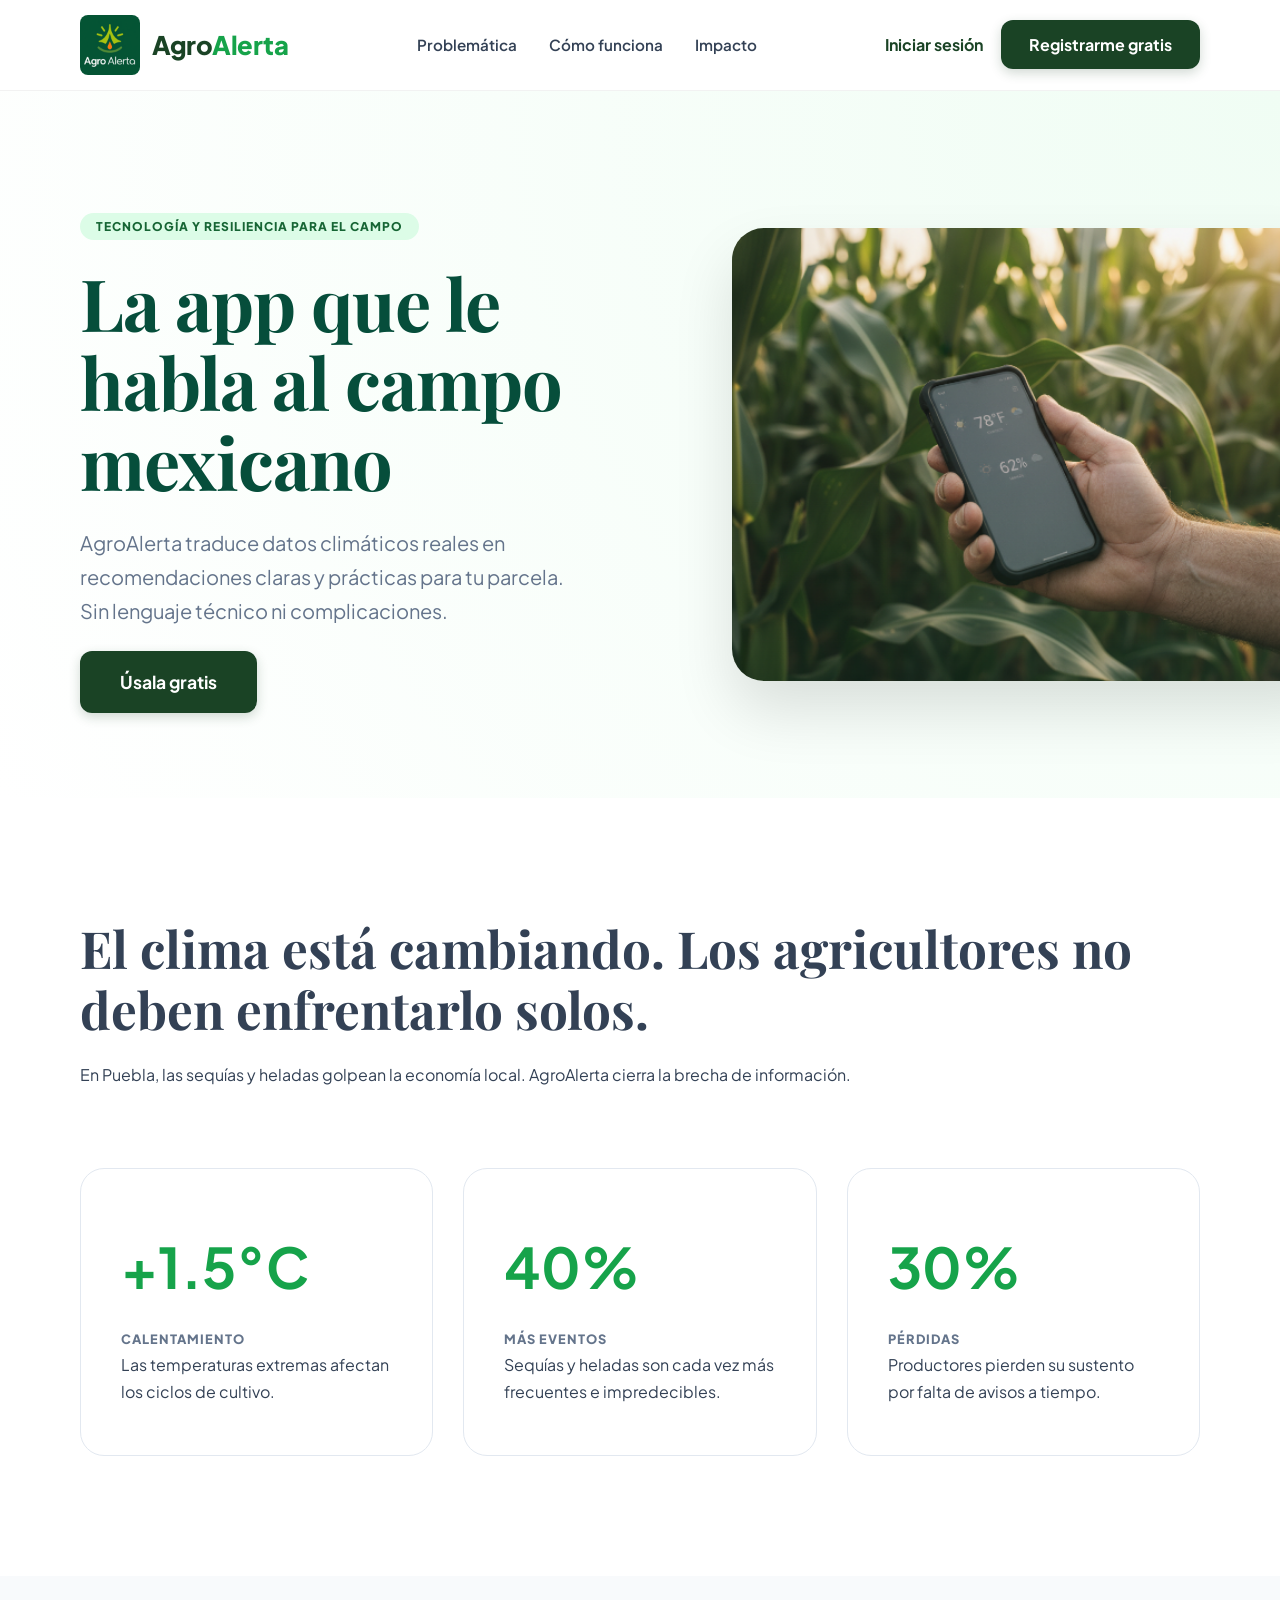
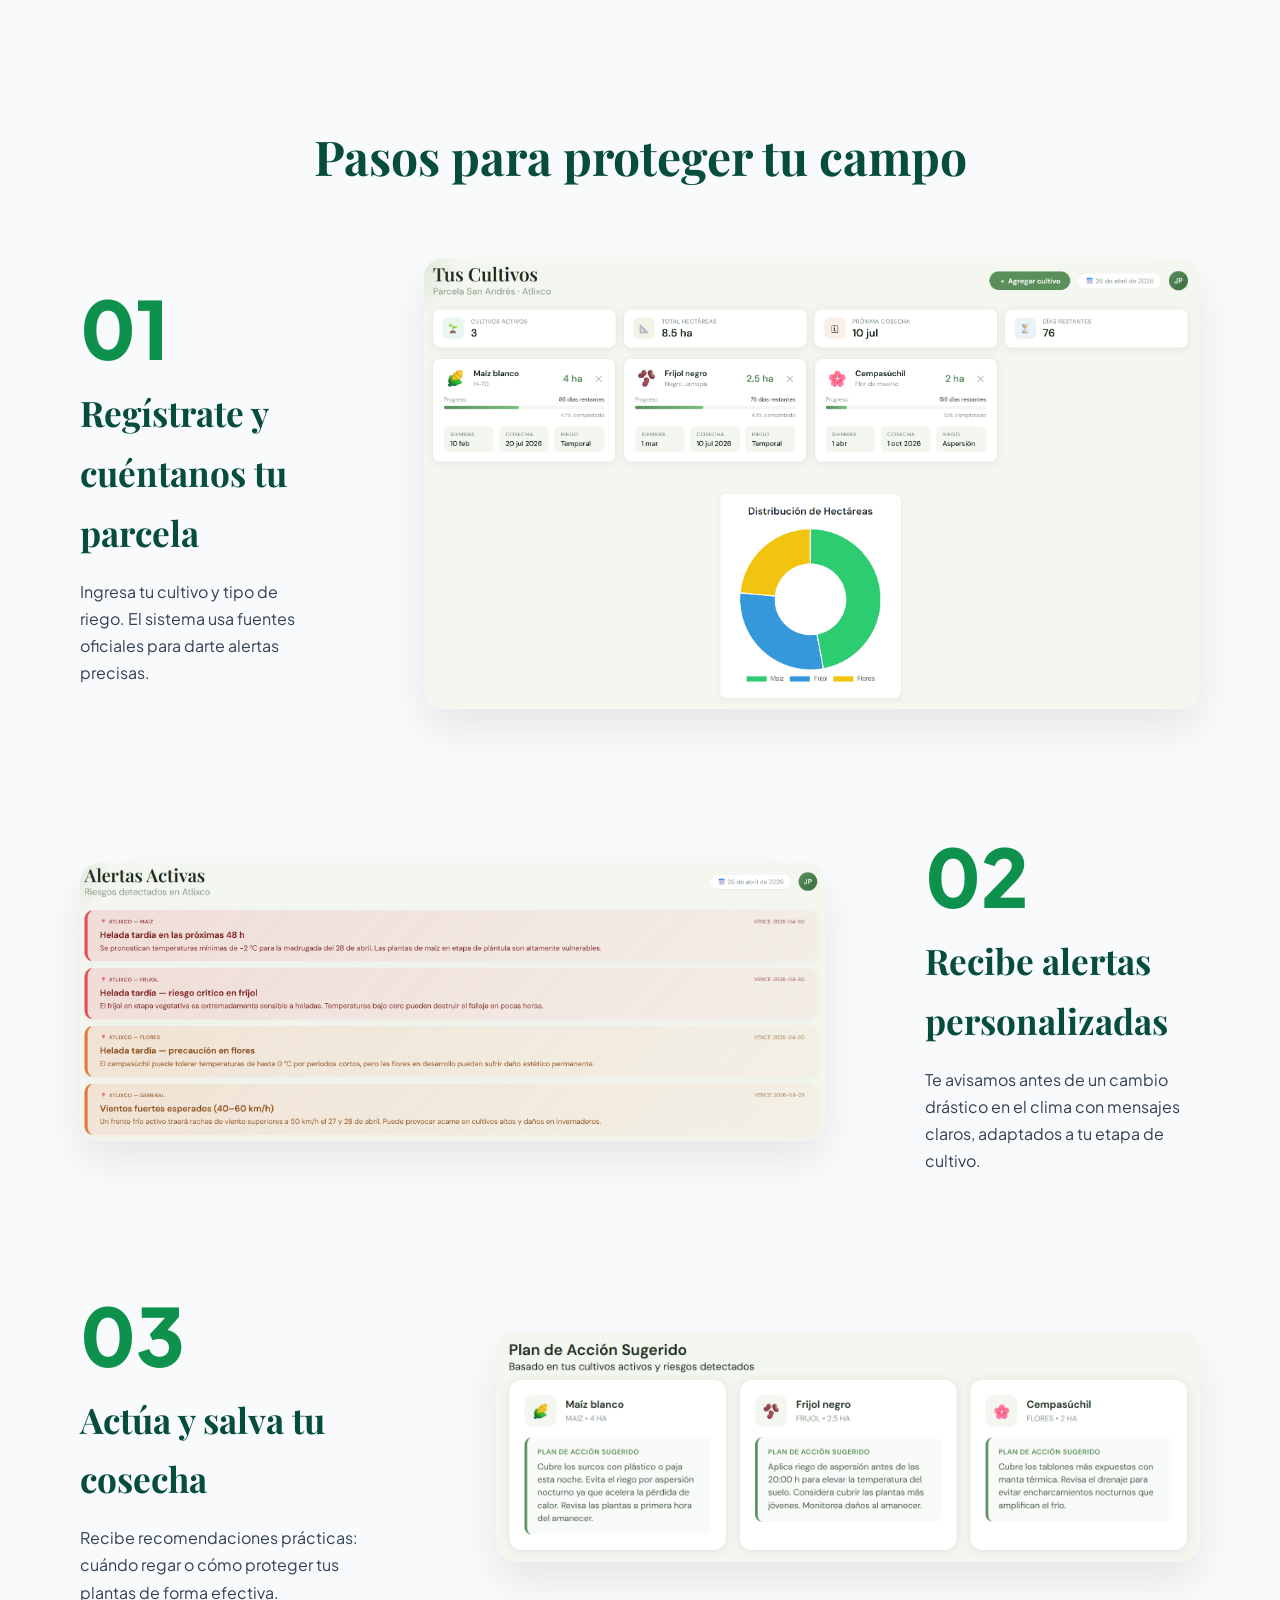
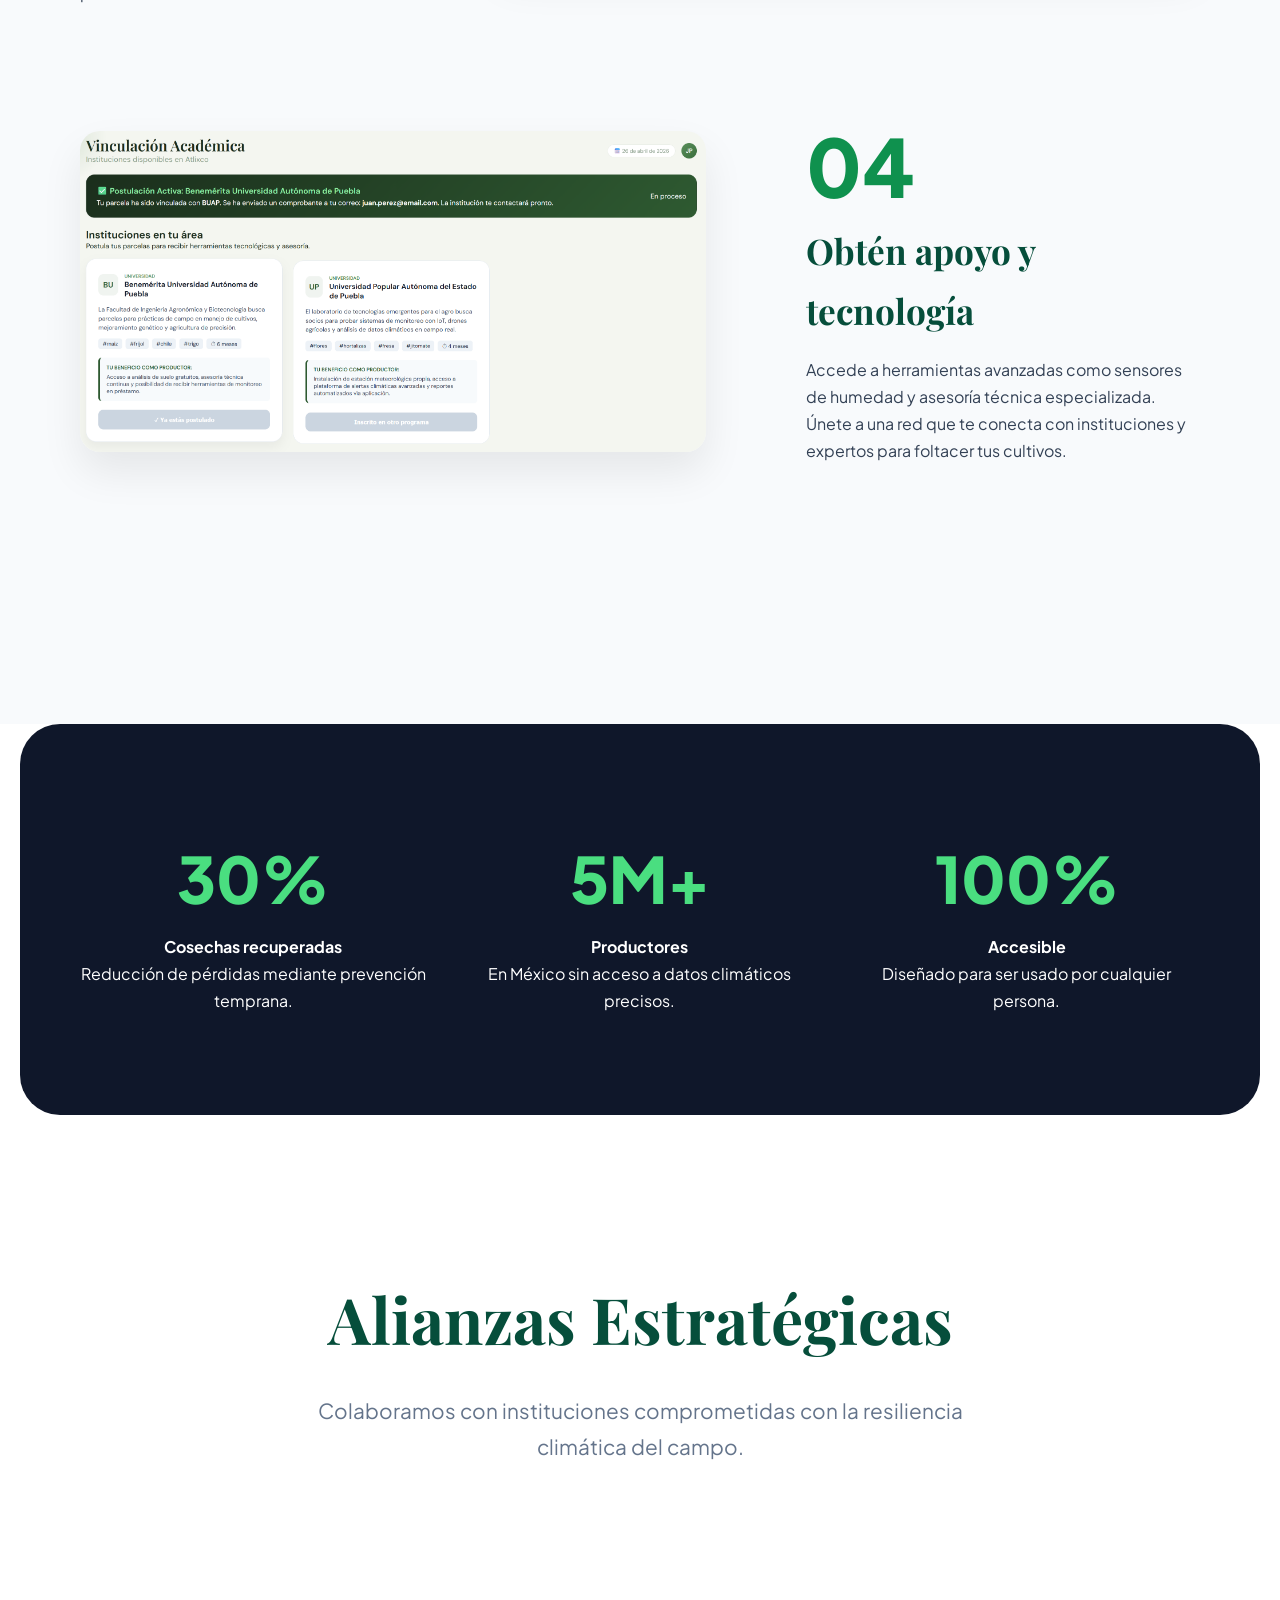
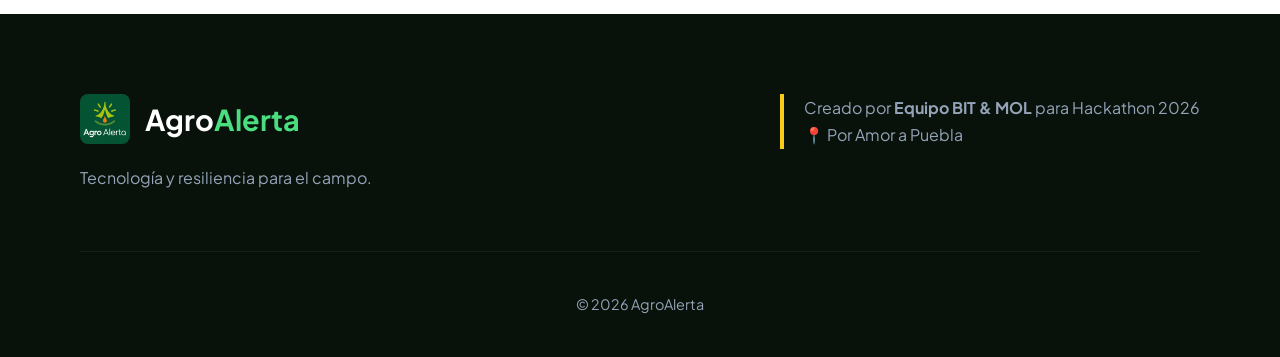
<file: index.html>
<!DOCTYPE html>
<html lang="es">
<head>
    <meta charset="UTF-8">
    <meta name="viewport" content="width=device-width, initial-scale=1.0">
    <title>AgroAlerta — Resiliencia para el campo</title>
    <link rel="preconnect" href="https://fonts.googleapis.com">
    <link href="https://fonts.googleapis.com/css2?family=Plus+Jakarta+Sans:wght@400;500;600;700;800&family=Playfair+Display:wght@700;800&display=swap" rel="stylesheet">
    <link rel="stylesheet" href="css/index.css">
</head>
<body>

    <nav class="navbar">
        <div class="container nav-flex">
            <a href="#" class="logo">
                <img src="assets/images/logo.png" alt="Icono AgroAlerta" class="nav-logo-img">
                <span class="logo-text">Agro<span>Alerta</span></span>
            </a>
            <ul class="nav-links">
                <li><a href="#problema">Problemática</a></li>
                <li><a href="#funciona">Cómo funciona</a></li>
                <li><a href="#impacto">Impacto</a></li>
            </ul>
            <div class="nav-btns">
                <a href="pages/login.html" class="btn-text">Iniciar sesión</a>
                <a href="pages/registrarse.html" class="btn-primary">Registrarme gratis</a>
            </div>
        </div>
    </nav>

    <header class="hero">
        <div class="container hero-grid">
            <div class="hero-text">
                <span class="tagline">Tecnología y resiliencia para el campo</span>
                <h1>La app que le habla al campo mexicano</h1>
                <p>AgroAlerta traduce datos climáticos reales en recomendaciones claras y prácticas para tu parcela. Sin lenguaje técnico ni complicaciones.</p>
                <div class="hero-actions">
                    <a href="pages/registrarse.html" class="btn-primary btn-lg">Úsala gratis</a>
                </div>
            </div>
            <div class="hero-visual">
                <div class="visual-container">
                    <img src="assets/images/index1.png" alt="AgroAlerta App" class="hero-img-main">
                </div>
            </div>
        </div>
    </header>

    <section class="problem" id="problema">
        <div class="container">
            <div class="section-header">
                <h2 class="title-lg">El clima está cambiando. Los agricultores no deben enfrentarlo solos.</h2>
                <p>En Puebla, las sequías y heladas golpean la economía local. AgroAlerta cierra la brecha de información.</p>
            </div>
            <div class="stats-grid">
                <div class="stat-card">
                    <strong>+1.5°C</strong>
                    <span>Calentamiento</span>
                    <p>Las temperaturas extremas afectan los ciclos de cultivo.</p>
                </div>
                <div class="stat-card">
                    <strong>40%</strong>
                    <span>Más Eventos</span>
                    <p>Sequías y heladas son cada vez más frecuentes e impredecibles.</p>
                </div>
                <div class="stat-card">
                    <strong>30%</strong>
                    <span>Pérdidas</span>
                    <p>Productores pierden su sustento por falta de avisos a tiempo.</p>
                </div>
            </div>
        </div>
    </section>

    <section class="how" id="funciona">
        <div class="container">
            <h2 class="section-title">Pasos para proteger tu campo</h2>
            
            <div class="step">
                <div class="step-info">
                    <span class="n">01</span>
                    <h3>Regístrate y cuéntanos tu parcela</h3>
                    <p>Ingresa tu cultivo y tipo de riego. El sistema usa fuentes oficiales para darte alertas precisas.</p>
                </div>
                <div class="step-media"><img src="assets/images/index2.png" alt="Paso 1"></div>
            </div>

            <div class="step reverse">
                <div class="step-info">
                    <span class="n">02</span>
                    <h3>Recibe alertas personalizadas</h3>
                    <p>Te avisamos antes de un cambio drástico en el clima con mensajes claros, adaptados a tu etapa de cultivo.</p>
                </div>
                <div class="step-media"><img src="assets/images/index3.png" alt="Paso 2"></div>
            </div>

            <div class="step">
                <div class="step-info">
                    <span class="n">03</span>
                    <h3>Actúa y salva tu cosecha</h3>
                    <p>Recibe recomendaciones prácticas: cuándo regar o cómo proteger tus plantas de forma efectiva.</p>
                </div>
                <div class="step-media"><img src="assets/images/index4.png" alt="Paso 3"></div>
            </div>

            <div class="step reverse">
                <div class="step-info">
                    <span class="n">04</span>
                    <h3>Obtén apoyo y tecnología</h3>
                    <p>Accede a herramientas avanzadas como sensores de humedad y asesoría técnica especializada. Únete a una red que te conecta con instituciones y expertos para foltacer tus cultivos.</p>
                </div>
                <div class="step-media"><img src="assets/images/index5.png" alt="Paso 4"></div>
            </div>
        </div>
    </section>

    <section class="impact" id="impacto">
        <div class="container impact-grid">
            <div class="impact-item">
                <span class="num">30%</span>
                <strong>Cosechas recuperadas</strong>
                <p>Reducción de pérdidas mediante prevención temprana.</p>
            </div>
            <div class="impact-item">
                <span class="num">5M+</span>
                <strong>Productores</strong>
                <p>En México sin acceso a datos climáticos precisos.</p>
            </div>
            <div class="impact-item">
                <span class="num">100%</span>
                <strong>Accesible</strong>
                <p>Diseñado para ser usado por cualquier persona.</p>
            </div>
        </div>
    </section>

    <section class="alliances" id="alianzas">
        <div class="container">
            <h2 class="section-title-large">Alianzas Estratégicas</h2>
            <p class="section-sub">Colaboramos con instituciones comprometidas con la resiliencia climática del campo.</p>
        </div>
    </section>

    <footer class="footer">
        <div class="container">
            <div class="footer-top">
                <div class="footer-info">
                    <div class="footer-logo-brand">
                        <img src="assets/images/logo.png" alt="Icono AgroAlerta" class="footer-logo-img">
                        <h3>Agro<span>Alerta</span></h3>
                    </div>
                    <p>Tecnología y resiliencia para el campo.</p>
                </div>
                <div class="badge">
                    Creado por <strong>Equipo BIT & MOL</strong> para Hackathon 2026 <br>
                    <span>📍 Por Amor a Puebla</span>
                </div>
            </div>
            <div class="footer-bottom">
                <p>© 2026 AgroAlerta</p>
            </div>
        </div>
    </footer>

    <script src="js/index.js"></script>
</body>
</html>
</file>
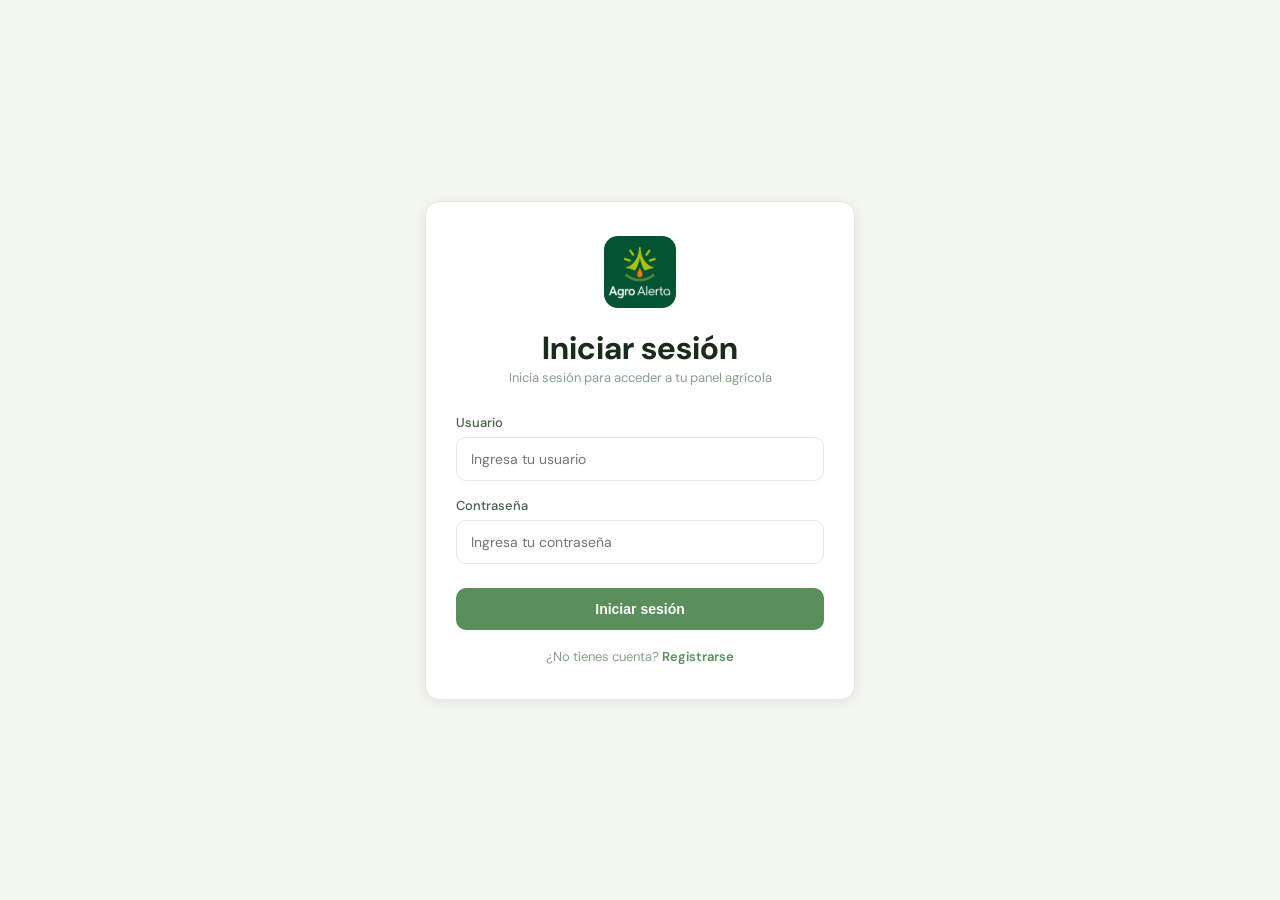
<file: pages/agregar_cultivo.html>
<!DOCTYPE html>
<html lang="es">
<head>
  <meta charset="UTF-8" />
  <meta name="viewport" content="width=device-width, initial-scale=1.0"/>
  <title>AgroAlerta — Agregar Cultivo</title>

  <link rel="preconnect" href="https://fonts.googleapis.com">
  <link href="https://fonts.googleapis.com/css2?family=DM+Sans:wght@300;400;500;600&family=Playfair+Display:wght@600&display=swap" rel="stylesheet">

  <link rel="stylesheet" href="../css/styles.css">
  <link rel="stylesheet" href="../css/cultivos.css">
</head>
<body>

  <aside class="sidebar" id="sidebar">
    <button class="sidebar-toggle" id="sidebarToggle">
        <span class="toggle-arrow">‹</span>
    </button>
    <div class="sidebar-logo">
      <img
        class="logo-img"
        src="../assets/images/logo.png"
        alt="AgroAlerta logo"
        onerror="this.style.display='none'; this.nextElementSibling.style.display='flex';"
      />
      <div class="logo-icon-fallback" style="display:none;">🌿</div>
    </div>
    <nav class="nav">
      <a href="panel_alerta.html" data-label="Panel de Alertas">
        <span class="nav-icon">⊞</span> <span class="nav-label">Panel de Alertas</span>
      </a>
      <a href="tus_cultivos.html" class="active" data-label="Tus Cultivos">
        <span class="nav-icon">＋</span> <span class="nav-label">Tus Cultivos</span>
      </a>
      <a href="colaboraciones.html" data-label="Colaboraciones">
        <span class="nav-icon">◷</span> <span class="nav-label">Colaboraciones</span>
      </a>
      <div class="nav-divider"></div>
      <a href="support.html" data-label="Apoyo Técnico">
        <span class="nav-icon">🛠</span> <span class="nav-label">Apoyo Técnico</span>
      </a>
      <a href="foro.html" data-label="Foro">
        <span class="nav-icon">🗨</span> <span class="nav-label">Foro</span>
      </a>
    </nav>
    <div class="sidebar-bottom">
      <a href="../index.html" id="btnLogout" data-label="Cerrar sesión">
        <span class="nav-icon">⇤</span> <span class="nav-label">Cerrar sesión</span>
      </a>
    </div>
  </aside>

  <div class="main">

    <div class="topbar">
      <div>
        <h1 class="page-title">Agregar Cultivo</h1>
        <p class="page-sub">Registra un nuevo cultivo en tu campo</p>
      </div>
      <div class="topbar-right">
        <a href="tus_cultivos.html" class="btn-volver">← Volver</a>
        <div class="topbar-date" id="todayDate">📅 --</div>
        <div class="avatar">--</div>
      </div>
    </div>

    <div class="content content-form">
      <div class="agregar-card">
        
        <div class="agregar-header">
          <div class="agregar-icon-wrap">🌱</div>
          <div>
            <div class="agregar-titulo">Nuevo cultivo</div>
            <div class="agregar-subtitulo">Completa la información de tu cultivo</div>
          </div>
        </div>

        <div id="cultivoMsg"></div>

        <form id="formAgregarCultivo" class="agregar-form">
          <div class="form-row">
            <div class="form-group">
              <label for="tipoCultivo">Tipo de cultivo <span class="req">*</span></label>
              <select id="tipoCultivo" required>
                <option value="">Selecciona...</option>
                <option value="maiz">🌽 Maíz</option>
                <option value="frijol">🫘 Frijol</option>
                <option value="chile">🌶️ Chile</option>
                <option value="flores">🌸 Flores</option>
                <option value="agave">🌵 Agave</option>
                <option value="cafe">☕ Café</option>
                <option value="papa">🥔 Papa</option>
                <option value="cana">🎋 Caña de azúcar</option>
                <option value="trigo">🌾 Trigo</option>
                <option value="sorgo">🌾 Sorgo</option>
                <option value="nopal">🪴 Nopal</option>
                <option value="jitomate">🍅 Jitomate</option>
                <option value="hortalizas">🥬 Hortalizas</option>
                <option value="fresa">🍓 Fresa</option>
                <option value="otro">🌱 Otro</option>
              </select>
            </div>
            <div class="form-group">
              <label for="nombreCultivo">Nombre del cultivo <span class="req">*</span></label>
              <input type="text" id="nombreCultivo" placeholder="Ej: Maíz blanco H-70" required />
            </div>
          </div>

          <div class="form-row">
            <div class="form-group">
              <label for="hectareas">Hectáreas <span class="req">*</span></label>
              <input type="number" id="hectareas" placeholder="Ej: 3.5" min="0.1" step="0.1" required />
            </div>
            <div class="form-group">
              <label for="variedad">Variedad</label>
              <input type="text" id="variedad" placeholder="Ej: H-70, Negro Jamapa..." />
            </div>
          </div>

          <div class="form-row">
            <div class="form-group">
              <label for="fechaSiembra">Fecha de siembra <span class="req">*</span></label>
              <input type="date" id="fechaSiembra" required />
            </div>
            <div class="form-group">
              <label for="fechaCosecha">Fecha estimada de cosecha <span class="req">*</span></label>
              <input type="date" id="fechaCosecha" required />
            </div>
          </div>

          <div class="form-row form-row-single">
            <div class="form-group">
              <label for="tipoRiego">Tipo de riego <span class="req">*</span></label>
              <select id="tipoRiego" required>
                <option value="">Selecciona...</option>
                <option value="temporal">🌧 Temporal (lluvia)</option>
                <option value="goteo">💧 Goteo</option>
                <option value="aspersion">🚿 Aspersión</option>
                <option value="gravedad">🏞 Gravedad</option>
              </select>
            </div>
          </div>

          <div class="form-note">
            <span>*</span> Campos obligatorios. El historial del cultivo se generará automáticamente a partir de las alertas climáticas de tu región.
          </div>

          <div class="agregar-actions">
            <a href="tus_cultivos.html" class="btn-cancelar">Cancelar</a>
            <button type="submit" class="btn-guardar">Guardar cultivo</button>
          </div>
        </form>
      </div>
    </div>
  </div>

  <script src="../js/mis_cultivos.js"></script>
</body>
</html>
</file>
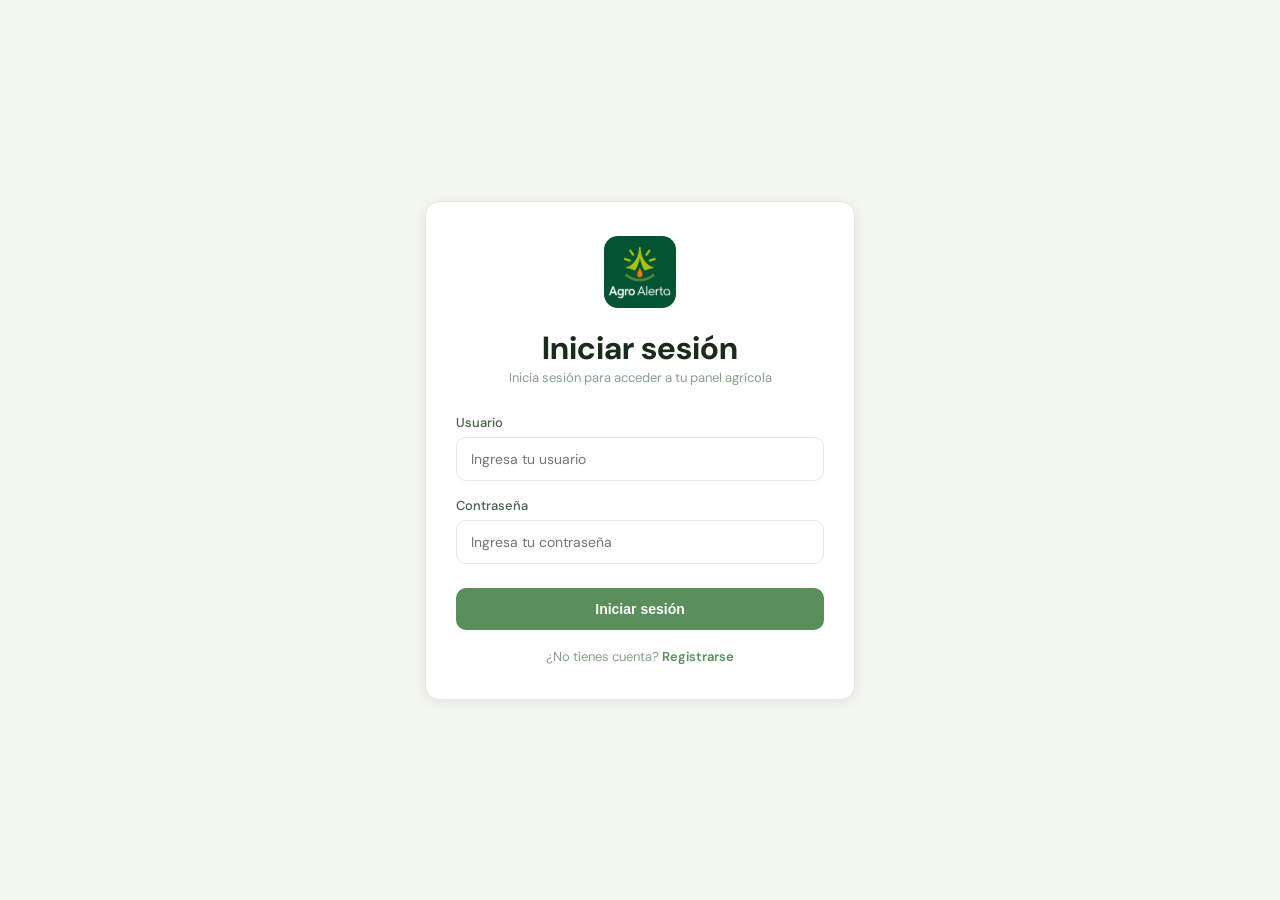
<file: pages/foro.html>
<!DOCTYPE html>
<html lang="es">
<head>
  <meta charset="UTF-8" />
  <meta name="viewport" content="width=device-width, initial-scale=1.0"/>
  <title>AgroAlerta — Foro</title>

  <!-- Fuentes -->
  <link rel="preconnect" href="https://fonts.googleapis.com">
  <link href="https://fonts.googleapis.com/css2?family=DM+Sans:wght@300;400;500;600&family=Playfair+Display:wght@600&display=swap" rel="stylesheet">

  <!-- Estilos: globales → foro -->
  <link rel="stylesheet" href="../css/styles.css">
  <link rel="stylesheet" href="../css/foro.css">
</head>
<body>

  <!-- ═══════════════════════════════════
       SIDEBAR
  ═══════════════════════════════════ -->
  <aside class="sidebar" id="sidebar">

    <button class="sidebar-toggle" id="sidebarToggle">
      <span class="toggle-arrow">‹</span>
    </button>

    <div class="sidebar-logo">
      <img
        class="logo-img"
        src="../assets/images/logo.png"
        alt="AgroAlerta logo"
        onerror="this.style.display='none'; this.nextElementSibling.style.display='flex';"
      />
      <div class="logo-icon-fallback" style="display:none;">🌿</div>
    </div>

    <nav class="nav">
      <a href="panel_alerta.html" data-label="Panel de Alertas">
        <span class="nav-icon">⊞</span>
        <span class="nav-label">Panel de Alertas</span>
      </a>
      <a href="tus_cultivos.html" data-label="Tus Cultivos">
        <span class="nav-icon">＋</span>
        <span class="nav-label">Tus Cultivos</span>
      </a>
      <a href="colaboraciones.html" data-label="Colaboraciones">
        <span class="nav-icon">◷</span>
        <span class="nav-label">Colaboraciones</span>
      </a>
      <div class="nav-divider"></div>
      <a href="support.html" data-label="Apoyo Técnico">
        <span class="nav-icon">🛠</span>
        <span class="nav-label">Apoyo Técnico</span>
      </a>
      <a href="foro.html" class="active" data-label="Foro">
        <span class="nav-icon">🗨</span>
        <span class="nav-label">Foro</span>
      </a>
    </nav>

    <div class="sidebar-bottom">
      <a href="../index.html" id="btnLogout" data-label="Cerrar sesión">
        <span class="nav-icon">⇤</span> <span class="nav-label">Cerrar sesión</span>
      </a>
    </div>
  </aside>

  <!-- ═══════════════════════════════════
       MAIN
  ═══════════════════════════════════ -->
  <div class="main">

    <!-- Topbar -->
    <div class="topbar">
      <div>
        <h1 class="page-title">Foro</h1>
        <p class="page-sub">Consulta reportes y solicitudes de la comunidad</p>
      </div>
      <div class="topbar-right">
        <div class="topbar-date" id="todayDate">📅 --</div>
        <div class="avatar" id="userAvatar">--</div>
      </div>
    </div>

    <!-- Contenido -->
    <div class="content">

      <!-- Tarjeta principal -->
      <div class="card foro-card-wrapper">

        <!-- Encabezado de la card -->
        <div class="card-header">
          <div>
            <div class="card-title">Tickets de la comunidad</div>
            <div class="card-sub">Reportes y solicitudes enviadas al equipo</div>
          </div>

          <!-- Buscador -->
          <div class="foro-search-wrap">
            <span class="foro-search-icon">🔍</span>
            <input
              type="text"
              id="foroBuscar"
              class="foro-search"
              placeholder="Buscar ticket…"
            />
          </div>
        </div>

        <!-- Barra de filtros -->
        <div class="foro-filters">
          <button class="foro-filter-btn active" data-filtro="todos">
            Todos
          </button>
          <button class="foro-filter-btn" data-filtro="no_resuelto">
            <span class="filter-dot dot-warn"></span> Pendientes
          </button>
          <button class="foro-filter-btn" data-filtro="resuelto">
            <span class="filter-dot dot-ok"></span> Resueltos
          </button>

          <!-- Acceso rápido a soporte -->
          <a href="support.html" class="foro-new-btn">
            ＋ Nuevo reporte
          </a>
        </div>

        <!-- Lista de tickets — el JS inyecta aquí -->
        <div id="foroLista" class="foro-lista"></div>

      </div>
    </div>
  </div>

  <script src="../js/foro_support.js"></script>
</body>
</html>
</file>
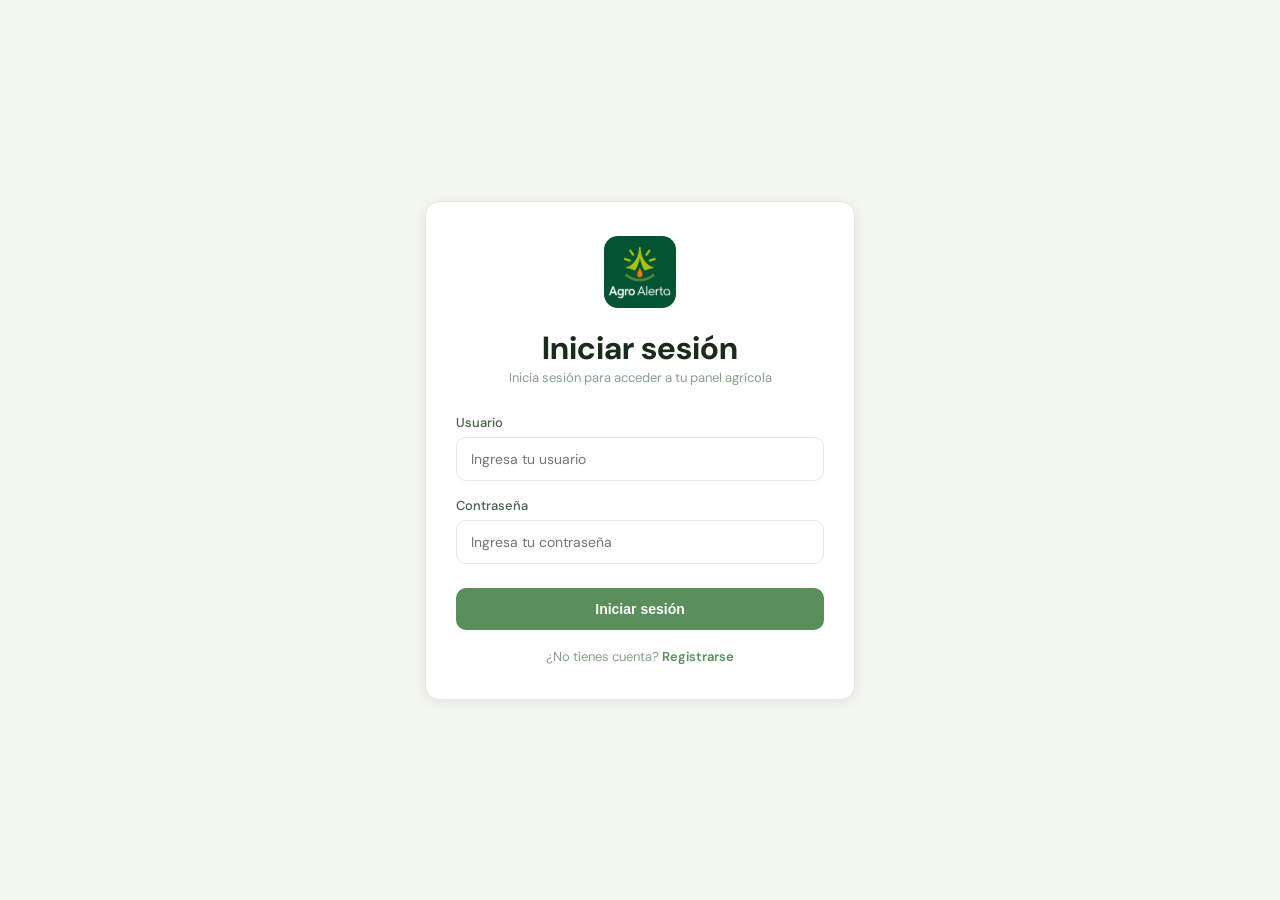
<file: pages/login.html>
<!DOCTYPE html>
<html lang="es">
<head>
  <meta charset="UTF-8">
  <meta name="viewport" content="width=device-width, initial-scale=1.0">
  <title>AgroAlerta — Iniciar sesión</title>

  <!-- Fuentes -->
  <link rel="preconnect" href="https://fonts.googleapis.com">
  <link href="https://fonts.googleapis.com/css2?family=DM+Sans:wght@300;400;500;600&family=Playfair+Display:wght@600&display=swap" rel="stylesheet">

  <!-- Estilos -->
  <link rel="stylesheet" href="../css/styles.css">
  <link rel="stylesheet" href="../css/auth.css">
</head>
<body>

  <div class="auth-wrapper">
    <div class="auth-card">

      <!-- Encabezado -->
      <div class="auth-header">
        <img src="../assets/images/logo.png" alt="AgroAlerta Logo" class="auth-logo">
        <h1 class=".logo-text">Iniciar sesión</h1>
        <p class="auth-subtitle">Inicia sesión para acceder a tu panel agrícola</p>
      </div>

      <!-- Mensajes -->
      <div id="authMessage"></div>

      <!-- Formulario -->
      <form class="auth-form" id="loginForm">

        <div class="form-group">
          <label for="usuario">Usuario</label>
          <input type="text" id="usuario" name="usuario" placeholder="Ingresa tu usuario" required>
        </div>

        <div class="form-group">
          <label for="password">Contraseña</label>
          <input type="password" id="password" name="password" placeholder="Ingresa tu contraseña" required>
        </div>

        <button type="submit" class="auth-btn">Iniciar sesión</button>

      </form>

      <!-- Enlace inferior -->
      <div class="auth-footer">
        ¿No tienes cuenta?
        <a href="registrarse.html">Registrarse</a>
      </div>

    </div>
  </div>

  <!-- Script -->
  <script src="../js/auth.js"></script>
</body>
</html>
</file>
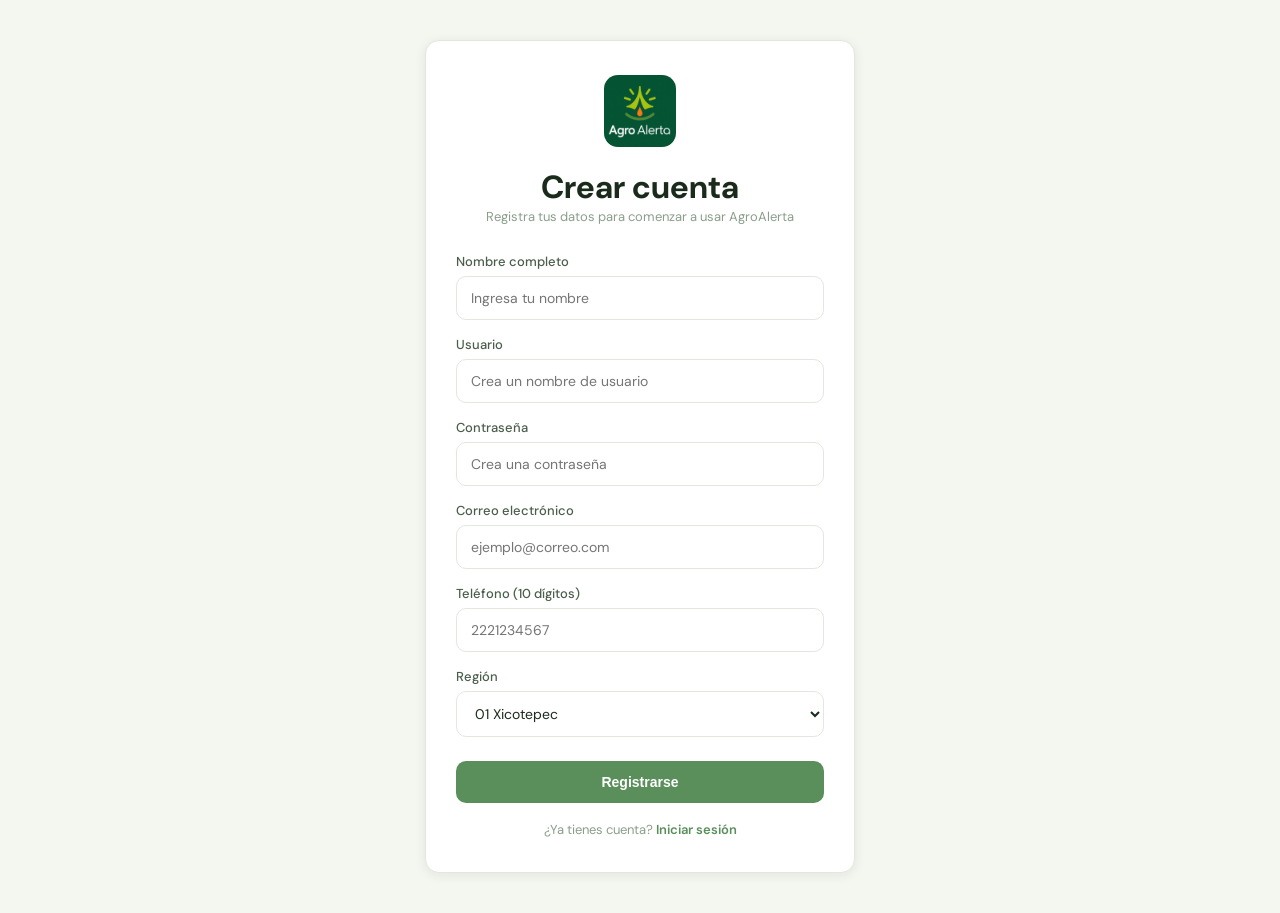
<file: pages/registrarse.html>
<!DOCTYPE html>
<html lang="es">
<head>
  <meta charset="UTF-8">
  <meta name="viewport" content="width=device-width, initial-scale=1.0">
  <title>AgroAlerta — Registro</title>

  <!-- Fuentes -->
  <link rel="preconnect" href="https://fonts.googleapis.com">
  <link href="https://fonts.googleapis.com/css2?family=DM+Sans:wght@300;400;500;600&family=Playfair+Display:wght@600&display=swap" rel="stylesheet">

  <!-- Estilos -->
  <link rel="stylesheet" href="../css/styles.css">
  <link rel="stylesheet" href="../css/auth.css">
</head>
<body>

  <div class="auth-wrapper">
    <div class="auth-card">

      <!-- Encabezado -->
      <div class="auth-header">
        <img src="../assets/images/logo.png" alt="AgroAlerta Logo" class="auth-logo">
        <h1 class="auth-title">Crear cuenta</h1>
        <p class="auth-subtitle">Registra tus datos para comenzar a usar AgroAlerta</p>
      </div>

      <!-- Mensajes -->
      <div id="authMessage"></div>

      <!-- Formulario -->
      <form class="auth-form" id="registerForm">

        <div class="form-group">
          <label for="nombre">Nombre completo</label>
          <input type="text" id="nombre" name="nombre" placeholder="Ingresa tu nombre" required>
        </div>

        <div class="form-group">
          <label for="usuario">Usuario</label>
          <input type="text" id="usuario" name="usuario" placeholder="Crea un nombre de usuario" required>
        </div>

        <div class="form-group">
          <label for="password">Contraseña</label>
          <input type="password" id="password" name="password" placeholder="Crea una contraseña" required>
        </div>

        <div class="form-group">
          <label for="email">Correo electrónico</label>
          <input type="email" id="email" name="email" placeholder="ejemplo@correo.com" required>
        </div>

        <div class="form-group">
          <label for="telefono">Teléfono (10 dígitos)</label>
          <input type="tel" id="telefono" name="telefono" placeholder="2221234567" pattern="[0-9]{10}" required>
        </div>

        <div class="form-group">
        <label for="region">Región</label>
        <select id="region" name="region" required>
            <option value="Xicotepec">01 Xicotepec</option>
            <option value="Huauchinango">02 Huauchinango</option>
            <option value="Zacatlán">03 Zacatlán</option>
            <option value="Huehuetla">04 Huehuetla</option>
            <option value="Zacapoaxtla">05 Zacapoaxtla</option>
            <option value="Teziutlán">06 Teziutlán</option>
            <option value="Chignahuapan">07 Chignahuapan</option>
            <option value="Libres">08 Libres</option>
            <option value="Quimixtlán">09 Quimixtlán</option>
            <option value="Acatzingo">10 Acatzingo</option>
            <option value="Ciudad Serdán">11 Ciudad Serdán</option>
            <option value="Tecamachalco">12 Tecamachalco</option>
            <option value="Tehuacán">13 Tehuacán</option>
            <option value="Sierra Negra">14 Sierra Negra</option>
            <option value="Izúcar de Matamoros">15 Izúcar de Matamoros</option>
            <option value="Chiautla">16 Chiautla</option>
            <option value="Acatlán">17 Acatlán</option>
            <option value="Tepexi de Rodríguez">18 Tepexi de Rodríguez</option>
            <option value="Atlixco">19 Atlixco</option>
            <option value="San Martín Texmelucan">20 San Martín Texmelucan</option>
            <option value="Puebla Interior 1">21 Puebla Interior 1</option>
            <option value="Puebla Interior 2">22 Puebla Interior 2</option>
            <option value="Puebla Interior 3">23 Puebla Interior 3</option>
            <option value="Puebla Interior 4">24 Puebla Interior 4</option>
            <option value="Puebla Interior 5">25 Puebla Interior 5</option>
            <option value="Puebla Interior 6">26 Puebla Interior 6</option>
            <option value="Puebla Interior 7">27 Puebla Interior 7</option>
            <option value="San Andrés Cholula">28 San Andrés Cholula</option>
            <option value="San Pedro Cholula">29 San Pedro Cholula</option>
            <option value="Cuautlancingo">30 Cuautlancingo</option>
            <option value="Amozoc">31 Amozoc</option>
            <option value="Tepeaca">32 Tepeaca</option>
        </select>
        </div>

        <button type="submit" class="auth-btn">Registrarse</button>

      </form>

      <!-- Enlace inferior -->
      <div class="auth-footer">
        ¿Ya tienes cuenta?
        <a href="login.html">Iniciar sesión</a>
      </div>

    </div>
  </div>

  <!-- Script -->
  <script src="../js/auth.js"></script>
</body>
</html>
</file>
<file: css/index.css>
:root {
    --primary: #1a4325;
    --accent: #facc15;
    --dark: #0f172a;
    --bg-light: #f1f5f9;
    --white: #ffffff;
    --text-main: #334155;
    --text-heading: #064e3b;
    --gray: #64748b;
}

* { margin: 0; padding: 0; box-sizing: border-box; }
html { scroll-behavior: smooth; }
body { 
    font-family: 'Plus Jakarta Sans', sans-serif; 
    color: var(--text-main); 
    line-height: 1.7; 
    background: var(--white);
    -webkit-font-smoothing: antialiased;
}
.container { max-width: 1200px; margin: 0 auto; padding: 0 40px; }

/* Navbar */
.navbar { 
    padding: 15px 0; 
    position: sticky; 
    top: 0; 
    background: rgba(255,255,255,0.85); 
    backdrop-filter: blur(15px); 
    z-index: 1000; 
    border-bottom: 1px solid rgba(0,0,0,0.05); 
}
.nav-flex { display: flex; justify-content: space-between; align-items: center; }

/* Estilo del Logo en Nav (Flex para icono + texto) */
.logo { 
    display: flex;
    align-items: center;
    gap: 12px; /* Espacio entre icono y texto */
    text-decoration: none; 
}

.nav-logo-img {
    height: 60px; 
    width: auto;
    display: block;
    border-radius: 8px; /* Esquinas un poco redondeadas */
}

.logo-text { 
    font-size: 1.6rem; 
    font-weight: 800; 
    color: var(--primary); 
    letter-spacing: -0.5px; 
}
.logo-text span { color: #16a34a; }

.nav-links { display: flex; list-style: none; gap: 32px; }
.nav-links a { text-decoration: none; color: var(--text-main); font-weight: 600; font-size: 0.95rem; transition: 0.3s; }
.nav-links a:hover { color: #16a34a; }

/* Botones */
.btn-primary { 
    background: var(--primary); 
    color: white; 
    padding: 14px 28px; 
    border-radius: 12px; 
    text-decoration: none; 
    font-weight: 700; 
    transition: all 0.3s cubic-bezier(0.4, 0, 0.2, 1); 
    border: none;
    box-shadow: 0 4px 12px rgba(26, 67, 37, 0.2);
}
.btn-primary:hover { 
    transform: translateY(-3px); 
    box-shadow: 0 8px 20px rgba(26, 67, 37, 0.3);
    background: #112d19;
}
.btn-text { text-decoration: none; color: var(--primary); font-weight: 700; margin-right: 15px; }
.btn-lg { padding: 20px 40px; font-size: 1.1rem; }

/* Hero */
.hero { padding: 120px 0 100px; background: radial-gradient(circle at top right, #f0fdf4, #ffffff); }
.hero-grid { display: grid; grid-template-columns: 1.1fr 0.9fr; gap: 80px; align-items: center; }
.tagline { 
    background: #dcfce7; 
    color: #166534; 
    padding: 6px 16px; 
    border-radius: 100px; 
    font-weight: 800; 
    text-transform: uppercase; 
    font-size: 0.75rem; 
    letter-spacing: 1px; 
}
.hero h1 { 
    font-family: 'Playfair Display', serif; 
    font-size: 4.5rem; 
    color: var(--text-heading); 
    line-height: 1.1; 
    margin: 25px 0; 
    letter-spacing: -1px;
}
.hero p { font-size: 1.25rem; color: var(--gray); margin-bottom: 40px; max-width: 90%; }
.hero-img-main { width: 130%; border-radius: 32px; box-shadow: 0 30px 60px rgba(0,0,0,0.12); display: block; }

/* Secciones */
.section-title { 
    text-align: center; 
    font-family: 'Playfair Display', serif;
    font-size: 3rem; 
    margin-bottom: 60px; 
    color: var(--text-heading); 
}
.section-title-large {
    text-align: center;
    font-family: 'Playfair Display', serif;
    font-size: 4rem; 
    color: var(--text-heading);
    margin-bottom: 20px;
}

/* Problema */
.problem { padding: 120px 0; }
.title-lg { font-family: 'Playfair Display', serif; font-size: 3.2rem; line-height: 1.2; margin-bottom: 20px; }
.stats-grid { display: grid; grid-template-columns: repeat(3, 1fr); gap: 30px; margin-top: 80px; }
.stat-card { 
    padding: 50px 40px; 
    border-radius: 24px; 
    background: var(--white); 
    border: 1px solid #e2e8f0;
    transition: 0.4s;
}
.stat-card:hover { border-color: #16a34a; transform: translateY(-10px); box-shadow: 0 20px 40px rgba(0,0,0,0.05); }
.stat-card strong { font-size: 3.5rem; color: #16a34a; display: block; margin-bottom: 10px; }
.stat-card span { font-weight: 800; text-transform: uppercase; font-size: 0.8rem; color: var(--gray); letter-spacing: 1px; }

/* Pasos */
.how { padding: 140px 0; background: #f8fafc; }
.step { display: flex; align-items: center; gap: 100px; margin-bottom: 120px; }
.step.reverse { flex-direction: row-reverse; }
.step-info .n { font-size: 5rem; font-weight: 900; color: #0f914e; display: block; line-height: 1; }
.step-info h3 { font-family: 'Playfair Display', serif; font-size: 2.2rem; margin: 15px 0; color: var(--text-heading); }
.step-media img { width: 100%; border-radius: 20px; box-shadow: 0 20px 40px rgba(0,0,0,0.08); }

/* Impacto */
.impact { padding: 100px 0; background: var(--dark); color: white; border-radius: 40px; margin: 0 20px; }
.impact-grid { display: grid; grid-template-columns: repeat(3, 1fr); gap: 40px; text-align: center; }
.num { font-size: 4rem; font-weight: 800; color: #4ade80; display: block; }

/* Alianzas */
.alliances { padding: 150px 0; text-align: center; }
.section-sub { font-size: 1.3rem; color: var(--gray); max-width: 700px; margin: 0 auto; }

/* Footer */
.footer { padding: 80px 0 40px; background: #08120a; color: #94a3b8; }
.footer-top { display: flex; justify-content: space-between; align-items: flex-start; margin-bottom: 60px; }

/* Estilo del Bloque Logo en Footer */
.footer-logo-brand {
    display: flex;
    align-items: center;
    gap: 15px;
    margin-bottom: 20px;
}

.footer-logo-img {
    height: 50px; 
    width: auto;
    display: block;
    border-radius: 8px; /* Esquinas un poco redondeadas */
}

.footer-logo-brand h3 { color: white; font-size: 1.8rem; margin: 0; }
.footer-logo-brand h3 span { color: #4ade80; }

.badge { border-left: 4px solid var(--accent); padding-left: 20px; text-align: left; }
.footer-bottom { padding-top: 40px; border-top: 1px solid rgba(255,255,255,0.05); text-align: center; font-size: 0.9rem; }

/* Responsive */
@media (max-width: 992px) {
    .hero-grid, .step, .step.reverse, .stats-grid, .impact-grid { grid-template-columns: 1fr; gap: 50px; text-align: center; }
    .hero h1 { font-size: 3.2rem; }
    .hero-img-main { max-width: 400px; margin: 0 auto; }
    .logo, .footer-logo-brand { justify-content: center; }
}
</file>
<file: css/styles.css>
/* ============================================================
   styles.css — AgroAlerta · Estilos globales
   Sidebar, topbar, navegación y utilidades compartidas
   ============================================================ */

/* ─── Variables globales ─── */
:root {
  --sidebar-bg:     #1e2d1f;
  --sidebar-hover:  #2e4530;
  --sidebar-active: #3a5c3c;
  --accent-green:   #5a8f5c;
  --accent-light:   #9dc49e;

  --bg:       #f4f6f0;
  --surface:  #ffffff;
  --border:   #e2e8df;

  --text-dark:  #1a2b1b;
  --text-mid:   #4a5e4b;
  --text-light: #8a9e8b;

  --orange: #e07b39;
  --blue:   #4a90b8;
  --green:  #4caf7d;
  --olive:  #8a9e3a;

  --radius: 14px;
  --shadow: 0 2px 12px rgba(30, 45, 31, .08);
}

/* ─── Reset ─── */
*, *::before, *::after {
  box-sizing: border-box;
  margin: 0;
  padding: 0;
}

body {
  font-family: 'DM Sans', sans-serif;
  background: var(--bg);
  color: var(--text-dark);
  display: flex;
  height: 100vh;
  overflow: hidden;
}

/* ─── Sidebar ─── */
.sidebar {
  width: 220px;
  min-width: 220px;
  background: var(--sidebar-bg);
  display: flex;
  flex-direction: column;
  position: relative;
  overflow: visible;         /* visible para que el botón sobresalga */
  transition: width .3s ease, min-width .3s ease;
}

.sidebar.collapsed {
  width: 64px;
  min-width: 64px;
}

/* Efecto decorativo de fondo */
.sidebar::before {
  content: '';
  position: absolute;
  top: -80px;
  right: -80px;
  width: 200px;
  height: 200px;
  border-radius: 50%;
  background: radial-gradient(circle, rgba(90,143,92,.18) 0%, transparent 70%);
  pointer-events: none;
}

/* ─── Botón toggle ─── */
.sidebar-toggle {
  position: absolute;
  top: 18px;
  right: -11px;
  width: 22px;
  height: 22px;
  background: var(--accent-green);
  border: 2px solid var(--sidebar-bg);
  border-radius: 50%;
  cursor: pointer;
  display: flex;
  align-items: center;
  justify-content: center;
  color: #fff;
  z-index: 20;
  user-select: none;
  transition: background .18s;  /* el botón NO rota, solo cambia color */
}

.sidebar-toggle:hover { background: var(--accent-light); }

/* Solo la flecha interna rota */
.toggle-arrow {
  display: flex;
  align-items: center;
  justify-content: center;
  font-size: 14px;
  line-height: 1;
  transition: transform .3s ease;
  transform: rotate(0deg);
}

.sidebar.collapsed .toggle-arrow {
  transform: rotate(180deg);
}

/* ─── Ocultar textos al colapsar ─── */
.sidebar.collapsed .logo-text,
.sidebar.collapsed .logo-sub,
.sidebar.collapsed .nav a .nav-label,
.sidebar.collapsed .sidebar-bottom a .nav-label {
  display: none;
}

/* ─── Ajustes de layout al colapsar ─── */
.sidebar.collapsed .nav             { padding: 18px 8px; overflow: hidden; }
.sidebar.collapsed .sidebar-bottom  { padding: 14px 8px 22px; }
.sidebar.collapsed .sidebar-logo    { padding: 20px 8px; }
.sidebar.collapsed .nav-divider     { margin: 8px 4px; }

.sidebar.collapsed .nav a,
.sidebar.collapsed .sidebar-bottom a {
  justify-content: center;
  padding: 10px 0;
  gap: 0;
}

/* Tamaño del logo al colapsar — ajusta width/height a tu gusto */
.sidebar.collapsed .logo-img,
.sidebar.collapsed .logo-icon-fallback {
  width: 36px;
  height: 36px;
}

/* Tamaño de íconos al colapsar — ajusta font-size a tu gusto */
.sidebar.collapsed .nav-icon {
  font-size: 20px;
  width: auto;
}

/* ─── Tooltip al colapsar ─── */
.sidebar.collapsed .nav a:hover::after {
  content: attr(data-label);
  position: absolute;
  left: calc(100% + 12px);
  top: 50%;
  transform: translateY(-50%);
  background: var(--sidebar-hover);
  color: #e8f0e8;
  font-size: 12px;
  padding: 5px 10px;
  border-radius: 7px;
  white-space: nowrap;
  pointer-events: none;
  z-index: 100;
  border: 1px solid rgba(255,255,255,.08);
}

/* ─── Logo ─── */
.sidebar-logo {
  display: flex;
  flex-direction: column;
  align-items: center;
  gap: 6px;
  padding: 26px 22px 20px;
  border-bottom: 1px solid rgba(255, 255, 255, .06);
  text-align: center;
}

.logo-img {
  width: 100px;
  height: 100px;
  object-fit: contain;
  border-radius: 14px;
  flex-shrink: 0;
  transition: width .3s ease, height .3s ease;
}

/* Fallback si no existe la imagen */
.logo-icon-fallback {
  width: 52px;
  height: 52px;
  background: linear-gradient(135deg, var(--accent-green), #7abf7c);
  border-radius: 14px;
  display: flex;
  align-items: center;
  justify-content: center;
  font-size: 24px;
  flex-shrink: 0;
  transition: width .3s ease, height .3s ease;
}

.logo-text { font-size: 1.6rem; font-weight: 800; color: var(--primary); text-decoration: none; letter-spacing: -0.5px; }

.logo-sub {
  font-family: 'DM Sans', sans-serif;
  font-size: 10px;
  color: var(--accent-light);
  font-weight: 300;
  letter-spacing: .04em;
}

/* ─── Navegación ─── */
.nav {
  flex: 1;
  padding: 18px 12px;
  display: flex;
  flex-direction: column;
  gap: 4px;
  overflow: hidden;          /* recorta el contenido del nav al colapsar */
}

.nav a {
  display: flex;
  align-items: center;
  gap: 11px;
  padding: 10px 12px;
  border-radius: 10px;
  text-decoration: none;
  color: rgba(200, 220, 200, .7);
  font-size: 15.5px;
  font-weight: 400;
  transition: background .18s, color .18s;
  position: relative;
}

.nav a:hover {
  background: var(--sidebar-hover);
  color: #d8ecd8;
}

.nav a.active {
  background: var(--sidebar-active);
  color: #e8f5e8;
  font-weight: 500;
}

.nav a.active::before {
  content: '';
  position: absolute;
  left: 0;
  top: 25%;
  bottom: 25%;
  width: 3px;
  background: var(--accent-light);
  border-radius: 0 3px 3px 0;
}

.nav-icon {
  font-size: 20px;
  width: 18px;
  text-align: center;
  flex-shrink: 0;
  transition: font-size .2s ease;
}

.nav-divider {
  height: 1px;
  background: rgba(255, 255, 255, .06);
  margin: 8px 0;
}

/* ─── Cerrar sesión ─── */
.sidebar-bottom {
  padding: 14px 12px 22px;
  border-top: 1px solid rgba(255, 255, 255, .06);
}

.sidebar-bottom a {
  display: flex;
  align-items: center;
  gap: 11px;
  color: rgba(200, 200, 200, .5);
  font-size: 15px;
  text-decoration: none;
  padding: 9px 12px;
  border-radius: 10px;
  transition: background .18s, color .18s;
}

.sidebar-bottom a:hover {
  background: rgba(200, 60, 60, .12);
  color: #f0a0a0;
}

/* ─── Main wrapper ─── */
.main {
  flex: 1;
  display: flex;
  flex-direction: column;
  overflow: hidden;
}

/* ─── Topbar ─── */
.topbar {
  display: flex;
  align-items: center;
  justify-content: space-between;
  padding: 18px 32px 0;
}

.page-title {
  font-family: 'Playfair Display', serif;
  font-size: 35px;
  color: var(--text-dark);
  line-height: 1;
}

.page-sub {
  font-size: 17.5px;
  color: var(--text-light);
  margin-top: 4px;
}

.topbar-right {
  display: flex;
  align-items: center;
  gap: 14px;
}

.topbar-date {
  font-size: 12px;
  color: var(--text-light);
  background: var(--surface);
  border: 1px solid var(--border);
  padding: 6px 14px;
  border-radius: 20px;
}

.avatar {
  width: 36px;
  height: 36px;
  border-radius: 50%;
  background: linear-gradient(135deg, #5a8f5c, #3a6e3c);
  display: flex;
  align-items: center;
  justify-content: center;
  color: #fff;
  font-size: 14px;
  font-weight: 600;
  cursor: pointer;
}

/* ─── Scrollbar global ─── */
::-webkit-scrollbar         { width: 5px; }
::-webkit-scrollbar-track   { background: transparent; }
::-webkit-scrollbar-thumb   { background: var(--border); border-radius: 4px; }

/* ─── Animaciones ─── */
@keyframes fadeUp {
  from { opacity: 0; transform: translateY(12px); }
  to   { opacity: 1; transform: translateY(0); }
}
</file>
<file: css/cultivos.css>
/* ============================================================
   cultivos.css — AgroAlerta · Tus Cultivos + Agregar Cultivo
   ============================================================ */

/* ─── Área de contenido ─── */
.content {
  flex: 1;
  overflow-y: auto;
  padding: 22px 32px 28px;
  display: flex;
  flex-direction: column;
  gap: 20px;
}

/* ─── Botones del topbar ─── */
.btn-agregar {
  display: flex;
  align-items: center;
  gap: 6px;
  padding: 8px 18px;
  border-radius: 20px;
  background: var(--accent-green);
  color: #fff;
  font-size: 13.5px;
  font-weight: 600;
  text-decoration: none;
  transition: background .18s;
}
.btn-agregar:hover { background: #4b7b4d; }

.btn-volver {
  display: flex;
  align-items: center;
  gap: 6px;
  padding: 8px 16px;
  border-radius: 20px;
  background: var(--surface);
  border: 1px solid var(--border);
  color: var(--text-mid);
  font-size: 13px;
  font-weight: 500;
  text-decoration: none;
  transition: border-color .18s, color .18s;
}
.btn-volver:hover {
  border-color: var(--accent-green);
  color: var(--text-dark);
}

/* ═══════════════════════════════════════════
   TUS CULTIVOS
═══════════════════════════════════════════ */

/* ─── Tira de estadísticas ─── */
.cultivos-stats {
  display: grid;
  grid-template-columns: repeat(4, 1fr);
  gap: 14px;
}

.cultivo-stat-card {
  background: var(--surface);
  border: 1px solid var(--border);
  border-radius: var(--radius);
  padding: 16px 18px;
  box-shadow: var(--shadow);
  display: flex;
  align-items: center;
  gap: 13px;
  animation: fadeUp .4s ease both;
  transition: transform .2s, box-shadow .2s;
}
.cultivo-stat-card:hover {
  transform: translateY(-2px);
  box-shadow: 0 6px 20px rgba(30, 45, 31, .1);
}
.cultivo-stat-card:nth-child(1) { animation-delay: .05s; }
.cultivo-stat-card:nth-child(2) { animation-delay: .10s; }
.cultivo-stat-card:nth-child(3) { animation-delay: .15s; }
.cultivo-stat-card:nth-child(4) { animation-delay: .20s; }

.cultivo-stat-icon {
  width: 40px;
  height: 40px;
  border-radius: 10px;
  display: flex;
  align-items: center;
  justify-content: center;
  font-size: 17px;
  flex-shrink: 0;
}
.cultivo-stat-icon.green  { background: rgba(76, 175, 125, .12); }
.cultivo-stat-icon.olive  { background: rgba(138, 158, 58, .12); }
.cultivo-stat-icon.orange { background: rgba(224, 123, 57, .12); }
.cultivo-stat-icon.blue   { background: rgba(74, 144, 184, .12); }

.cultivo-stat-label {
  font-size: 11px;
  color: var(--text-light);
  font-weight: 500;
  letter-spacing: .04em;
  text-transform: uppercase;
}
.cultivo-stat-value {
  font-size: 20px;
  font-weight: 600;
  color: var(--text-dark);
  line-height: 1.2;
  margin-top: 2px;
}

/* ─── Grid de tarjetas de cultivo ─── */
.cultivos-grid {
  display: grid;
  grid-template-columns: repeat(auto-fill, minmax(300px, 1fr));
  gap: 16px;
}

/* ─── Empty state ─── */
.cultivos-empty {
  grid-column: 1 / -1;
  display: flex;
  flex-direction: column;
  align-items: center;
  justify-content: center;
  gap: 12px;
  padding: 60px 20px;
  color: var(--text-light);
}
.empty-icon { font-size: 48px; }
.cultivos-empty p { font-size: 15px; }
.btn-agregar-main {
  margin-top: 6px;
  padding: 10px 22px;
  border-radius: 20px;
  background: var(--accent-green);
  color: #fff;
  font-size: 14px;
  font-weight: 600;
  text-decoration: none;
  transition: background .18s;
}
.btn-agregar-main:hover { background: #4b7b4d; }

/* ─── Tarjeta de cultivo ─── */
.cultivo-card {
  background: var(--surface);
  border: 1px solid var(--border);
  border-radius: var(--radius);
  padding: 18px 20px;
  box-shadow: var(--shadow);
  display: flex;
  flex-direction: column;
  gap: 14px;
  animation: fadeUp .4s ease both;
  transition: transform .2s, box-shadow .2s;
}
.cultivo-card:hover {
  transform: translateY(-2px);
  box-shadow: 0 6px 20px rgba(30, 45, 31, .1);
}

/* Top de la tarjeta: ícono + info + ha */
.cultivo-card-top {
  display: flex;
  align-items: center;
  gap: 12px;
}
.cultivo-icon {
  font-size: 32px;
  flex-shrink: 0;
  line-height: 1;
}
.cultivo-info { flex: 1; min-width: 0; }
.cultivo-nombre {
  font-size: 15px;
  font-weight: 600;
  color: var(--text-dark);
}
.cultivo-tipo {
  font-size: 12px;
  color: var(--text-light);
  margin-top: 2px;
}
.cultivo-ha {
  font-size: 18px;
  font-weight: 700;
  color: var(--accent-green);
  white-space: nowrap;
}

/* Barra de progreso */
.cultivo-progreso-wrap {
  display: flex;
  flex-direction: column;
  gap: 5px;
}
.cultivo-progreso-labels {
  display: flex;
  justify-content: space-between;
  font-size: 10.5px;
  color: var(--text-light);
}
.cultivo-dias-text {
  font-weight: 500;
  color: var(--text-mid);
}
.cultivo-progreso-bar {
  width: 100%;
  height: 6px;
  background: var(--bg);
  border-radius: 4px;
  overflow: hidden;
}
.cultivo-progreso-fill {
  height: 100%;
  background: linear-gradient(90deg, var(--accent-green), #7abf7c);
  border-radius: 4px;
  transition: width .6s ease;
}
.cultivo-progreso-pct {
  font-size: 10.5px;
  color: var(--text-light);
  text-align: right;
}

/* Detalles: variedad y riego */
.cultivo-detalles {
  display: flex;
  gap: 10px;
}
.cultivo-detalle-item {
  flex: 1;
  background: var(--bg);
  border-radius: 8px;
  padding: 8px 12px;
  display: flex;
  flex-direction: column;
  gap: 2px;
}
.detalle-label {
  font-size: 10.5px;
  color: var(--text-light);
  font-weight: 500;
  text-transform: uppercase;
  letter-spacing: .04em;
}
.detalle-valor {
  font-size: 13px;
  color: var(--text-dark);
  font-weight: 500;
}

/* Historial */
.cultivo-historial {
  border-top: 1px solid var(--border);
  padding-top: 12px;
  display: flex;
  flex-direction: column;
  gap: 6px;
}
.historial-titulo {
  font-size: 11.5px;
  font-weight: 600;
  color: var(--text-mid);
  margin-bottom: 2px;
}
.historial-item {
  display: flex;
  gap: 10px;
  align-items: flex-start;
  font-size: 12px;
}
.historial-fecha {
  color: var(--text-light);
  white-space: nowrap;
  flex-shrink: 0;
}
.historial-desc { color: var(--text-mid); line-height: 1.4; }

/* ═══════════════════════════════════════════
   AGREGAR CULTIVO
═══════════════════════════════════════════ */

.content-form {
  align-items: center;
  justify-content: flex-start;
}

/* Card del formulario */
.agregar-card {
  width: 100%;
  max-width: 680px;
  background: var(--surface);
  border: 1px solid var(--border);
  border-radius: var(--radius);
  box-shadow: var(--shadow);
  padding: 28px 32px;
  animation: fadeUp .4s ease both;
}

/* Header de la card */
.agregar-header {
  display: flex;
  align-items: center;
  gap: 14px;
  margin-bottom: 24px;
  padding-bottom: 18px;
  border-bottom: 1px solid var(--border);
}
.agregar-icon-wrap {
  width: 48px;
  height: 48px;
  border-radius: 12px;
  background: rgba(90, 143, 92, .1);
  display: flex;
  align-items: center;
  justify-content: center;
  font-size: 22px;
  flex-shrink: 0;
}
.agregar-titulo {
  font-family: 'Playfair Display', serif;
  font-size: 22px;
  color: var(--text-dark);
}
.agregar-subtitulo {
  font-size: 13px;
  color: var(--text-light);
  margin-top: 3px;
}

/* Mensaje de estado */
.cultivo-message {
  font-size: 13px;
  margin-bottom: 14px;
  padding: 10px 14px;
  border-radius: 10px;
}
.cultivo-message.success {
  background: rgba(76, 175, 125, .08);
  border: 1px solid rgba(76, 175, 125, .18);
  color: #2f7d53;
}
.cultivo-message.error {
  background: rgba(220, 70, 70, .08);
  border: 1px solid rgba(220, 70, 70, .18);
  color: #b84040;
}

/* Formulario */
.agregar-form {
  display: flex;
  flex-direction: column;
  gap: 16px;
}

.form-row {
  display: grid;
  grid-template-columns: 1fr 1fr;
  gap: 14px;
}
.form-row-single {
  grid-template-columns: 1fr;
  max-width: 50%;
}

.form-group {
  display: flex;
  flex-direction: column;
  gap: 6px;
}
.form-group label {
  font-size: 13px;
  font-weight: 500;
  color: var(--text-mid);
}
.req { color: var(--orange); }

.form-group input,
.form-group select {
  padding: 12px 16px;
  border-radius: 10px;
  border: 1px solid var(--border);
  font-family: 'DM Sans', sans-serif;
  font-size: 14px;
  color: var(--text-dark);
  background: var(--surface);
  outline: none;
  transition: border-color .2s, box-shadow .2s;
  appearance: none;
  -webkit-appearance: none;
}
.form-group select {
  background-image: url("data:image/svg+xml,%3Csvg xmlns='http://www.w3.org/2000/svg' width='12' height='8' viewBox='0 0 12 8'%3E%3Cpath fill='%238a9e8b' d='M6 8L0 0h12z'/%3E%3C/svg%3E");
  background-repeat: no-repeat;
  background-position: right 14px center;
  padding-right: 36px;
}
.form-group input:focus,
.form-group select:focus {
  border-color: var(--accent-green);
  box-shadow: 0 0 0 3px rgba(90, 143, 92, .12);
}

/* Nota informativa */
.form-note {
  font-size: 12px;
  color: var(--text-light);
  background: var(--bg);
  border-radius: 8px;
  padding: 10px 14px;
  line-height: 1.5;
}
.form-note span { color: var(--orange); font-weight: 600; }

/* Acciones */
.agregar-actions {
  display: flex;
  justify-content: flex-end;
  gap: 10px;
  margin-top: 4px;
}
.btn-cancelar {
  padding: 12px 22px;
  border-radius: 10px;
  border: 1px solid var(--border);
  background: var(--surface);
  color: var(--text-mid);
  font-size: 14px;
  font-weight: 500;
  text-decoration: none;
  transition: border-color .18s, color .18s;
}
.btn-cancelar:hover {
  border-color: var(--accent-green);
  color: var(--text-dark);
}
.btn-guardar {
  padding: 12px 28px;
  border-radius: 10px;
  border: none;
  background: var(--accent-green);
  color: #fff;
  font-family: 'DM Sans', sans-serif;
  font-size: 14px;
  font-weight: 600;
  cursor: pointer;
  transition: background .18s;
}
.btn-guardar:hover { background: #4b7b4d; }

/* ─── Botón Eliminar en Tarjeta ─── */
.btn-eliminar {
  background: transparent;
  border: none;
  color: var(--text-light);
  font-size: 16px;
  cursor: pointer;
  padding: 4px;
  border-radius: 50%;
  display: flex;
  align-items: center;
  justify-content: center;
  transition: background 0.2s, color 0.2s;
  margin-left: 8px;
}
.btn-eliminar:hover {
  background: rgba(220, 70, 70, 0.1);
  color: #dc4646;
}
</file>
<file: css/foro.css>
/* ============================================================
   foro.css — AgroAlerta · Foro
   ============================================================ */

/* ─── Área de contenido ─── */
.content {
  flex: 1;
  overflow-y: auto;
  padding: 22px 32px 28px;
  display: flex;
  flex-direction: column;
  gap: 22px;
}

/* ─── Card wrapper principal ─── */
.foro-card-wrapper {
  display: flex;
  flex-direction: column;
  animation: fadeUp .4s ease both;
  min-height: 0;
}

/* ─── Card header: título + buscador ─── */
.card-header {
  display: flex;
  align-items: center;
  justify-content: space-between;
  padding: 20px 24px 16px;
  border-bottom: 1px solid var(--border);
  gap: 16px;
  flex-wrap: wrap;
}

.card-title {
  font-size: 15px;
  font-weight: 600;
  color: var(--text-dark);
}

.card-sub {
  font-size: 12px;
  color: var(--text-light);
  margin-top: 3px;
}

/* ─── Buscador ─── */
.foro-search-wrap {
  display: flex;
  align-items: center;
  gap: 8px;
  background: var(--bg);
  border: 1px solid var(--border);
  border-radius: 10px;
  padding: 7px 14px;
  transition: border-color .2s, box-shadow .2s;
}

.foro-search-wrap:focus-within {
  border-color: var(--accent-green);
  box-shadow: 0 0 0 3px rgba(90, 143, 92, .1);
}

.foro-search-icon {
  font-size: 13px;
  opacity: .5;
  flex-shrink: 0;
}

.foro-search {
  border: none;
  background: transparent;
  outline: none;
  font-family: 'DM Sans', sans-serif;
  font-size: 13.5px;
  color: var(--text-dark);
  width: 200px;
}

.foro-search::placeholder {
  color: var(--text-light);
}

/* ─── Barra de filtros ─── */
.foro-filters {
  display: flex;
  align-items: center;
  gap: 8px;
  padding: 12px 24px;
  border-bottom: 1px solid var(--border);
  flex-wrap: wrap;
}

.foro-filter-btn {
  display: flex;
  align-items: center;
  gap: 6px;
  padding: 6px 14px;
  border-radius: 20px;
  border: 1px solid var(--border);
  background: var(--surface);
  color: var(--text-mid);
  font-family: 'DM Sans', sans-serif;
  font-size: 13px;
  font-weight: 500;
  cursor: pointer;
  transition: background .18s, border-color .18s, color .18s;
}

.foro-filter-btn:hover {
  background: var(--bg);
  border-color: var(--accent-green);
  color: var(--text-dark);
}

.foro-filter-btn.active {
  background: var(--accent-green);
  border-color: var(--accent-green);
  color: #fff;
}

.foro-filter-btn.active .filter-dot {
  background: rgba(255, 255, 255, .7);
}

/* Punto de estado dentro del filtro */
.filter-dot {
  width: 7px;
  height: 7px;
  border-radius: 50%;
  flex-shrink: 0;
}

.dot-ok   { background: var(--green); }
.dot-warn { background: var(--orange); }

/* Botón "Nuevo reporte" — alineado a la derecha */
.foro-new-btn {
  margin-left: auto;
  display: flex;
  align-items: center;
  gap: 6px;
  padding: 7px 16px;
  border-radius: 20px;
  background: rgba(90, 143, 92, .1);
  color: var(--accent-green);
  font-size: 13px;
  font-weight: 600;
  text-decoration: none;
  border: 1px solid rgba(90, 143, 92, .2);
  transition: background .18s, border-color .18s;
}

.foro-new-btn:hover {
  background: rgba(90, 143, 92, .18);
  border-color: var(--accent-green);
}

/* ─── Lista de tickets ─── */
.foro-lista {
  flex: 1;
  overflow-y: auto;
  padding: 12px 24px 20px;
  display: flex;
  flex-direction: column;
  gap: 12px;
}

/* ─── Mensaje cuando no hay resultados ─── */
.foro-empty {
  text-align: center;
  color: var(--text-light);
  font-size: 14px;
  padding: 40px 0;
}

/* ─── Tarjeta de ticket ─── */
.foro-card {
  background: var(--bg);
  border: 1px solid var(--border);
  border-radius: 12px;
  padding: 16px 18px;
  display: flex;
  flex-direction: column;
  gap: 10px;
  transition: box-shadow .2s, transform .2s;
  animation: fadeUp .35s ease both;
}

.foro-card:hover {
  box-shadow: 0 4px 16px rgba(30, 45, 31, .09);
  transform: translateY(-1px);
}

/* Borde izquierdo según estado */
.foro-card[data-status="resuelto"] {
  border-left: 3px solid var(--green);
}

.foro-card[data-status="no_resuelto"] {
  border-left: 3px solid var(--orange);
}

/* ─── Header de la tarjeta: avatar + meta + badge ─── */
.foro-card-header {
  display: flex;
  align-items: center;
  gap: 12px;
}

.foro-avatar {
  width: 36px;
  height: 36px;
  border-radius: 50%;
  background: linear-gradient(135deg, var(--accent-green), #3a6e3c);
  color: #fff;
  font-size: 13px;
  font-weight: 600;
  display: flex;
  align-items: center;
  justify-content: center;
  flex-shrink: 0;
}

.foro-meta {
  display: flex;
  flex-direction: column;
  gap: 2px;
  flex: 1;
  min-width: 0;
}

.foro-user {
  font-size: 13.5px;
  font-weight: 600;
  color: var(--text-dark);
}

.foro-date {
  font-size: 11px;
  color: var(--text-light);
}

/* ─── Badge de estado ─── */
.foro-badge {
  font-size: 11.5px;
  font-weight: 600;
  padding: 4px 12px;
  border-radius: 20px;
  flex-shrink: 0;
}

.badge-resuelto {
  background: rgba(76, 175, 125, .1);
  color: #2f7d53;
  border: 1px solid rgba(76, 175, 125, .2);
}

.badge-pendiente {
  background: rgba(224, 123, 57, .1);
  color: #8b4a15;
  border: 1px solid rgba(224, 123, 57, .2);
}

/* ─── Asunto y mensaje ─── */
.foro-subject {
  font-size: 14.5px;
  font-weight: 600;
  color: var(--text-dark);
  line-height: 1.3;
}

.foro-message {
  font-size: 13.5px;
  color: var(--text-mid);
  line-height: 1.6;
}

/* ─── Respuesta del equipo ─── */
.foro-response {
  background: rgba(76, 175, 125, .06);
  border: 1px solid rgba(76, 175, 125, .15);
  border-radius: 10px;
  padding: 12px 14px;
  display: flex;
  flex-direction: column;
  gap: 5px;
}

.foro-response-label {
  font-size: 11.5px;
  font-weight: 600;
  color: #2f7d53;
}

.foro-response p {
  font-size: 13px;
  color: var(--text-mid);
  line-height: 1.55;
}
</file>
<file: css/auth.css>
/* ============================================================
   auth.css — AgroAlerta · Login / Registro
   ============================================================ */

body {
  display: block; /* Esto está bien */
  min-height: 100vh;
  height: auto; /* Agregamos esto para que pueda crecer si hay mucho contenido */
  background: var(--bg);
  overflow-y: auto; /* Aseguramos que el scroll vertical esté activo */
}

.auth-wrapper {
  min-height: 100vh;
  display: flex;
  align-items: center; /* Centra verticalmente cuando sobra espacio */
  justify-content: center;
  padding: 40px 24px; /* Aumentamos el padding superior e inferior */
  box-sizing: border-box; /* Asegura que el padding no rompa el tamaño */
}

/* ─── Tarjeta central ─── */
.auth-card {
  width: 100%;
  max-width: 430px;
  background: var(--surface);
  border: 1px solid var(--border);
  border-radius: var(--radius);
  box-shadow: var(--shadow);
  padding: 34px 30px;
  animation: fadeUp .45s ease;
}

/* ─── Encabezado ─── */
.auth-header {
  text-align: center;
  margin-bottom: 28px;
}

.auth-logo {
  width: 72px;
  height: 72px;
  object-fit: contain;
  margin-bottom: 14px;
  border-radius: 14px;
}

.logo-text { 
    font-size: 1.6rem; 
    font-weight: 800; 
    color: var(--primary); 
    letter-spacing: -0.5px; 
}
.logo-text span { color: #16a34a; }

.auth-subtitle {
  font-size: 13px;
  color: var(--text-light);
}

/* ─── Formulario ─── */
.auth-form {
  display: flex;
  flex-direction: column;
  gap: 16px;
}

.form-group {
  display: flex;
  flex-direction: column;
  gap: 6px;
}

.form-group label {
  font-size: 13px;
  font-weight: 500;
  color: var(--text-mid);
}

/* ─── Select de regiones con scroll ─── */
#region {
  max-height: 180px;
  overflow-y: auto;
}

/* ─── Inputs y selects ─── */
.form-group input,
.form-group select {
  width: 100%;
  padding: 12px 14px;
  border: 1px solid var(--border);
  border-radius: 10px;
  font-size: 14px;
  font-family: 'DM Sans', sans-serif;
  background: #fff;
  color: var(--text-dark);
  outline: none;
  transition: border-color .2s, box-shadow .2s;
}

.form-group input:focus,
.form-group select:focus {
  border-color: var(--accent-green);
  box-shadow: 0 0 0 3px rgba(90, 143, 92, .12);
}

/* ─── Select scrollable ─── */
#municipio {
  height: auto;
  max-height: 180px;
  overflow-y: auto;
}

#municipio option {
  padding: 8px;
}

/* ─── Botón principal ─── */
.auth-btn {
  margin-top: 8px;
  padding: 13px;
  border: none;
  border-radius: 10px;
  background: var(--accent-green);
  color: white;
  font-size: 14px;
  font-weight: 600;
  cursor: pointer;
  transition: background .2s, transform .15s;
}

.auth-btn:hover {
  background: #4b7b4d;
}

.auth-btn:active {
  transform: translateY(1px);
}

/* ─── Enlace inferior ─── */
.auth-footer {
  margin-top: 18px;
  text-align: center;
  font-size: 13px;
  color: var(--text-light);
}

.auth-footer a {
  color: var(--accent-green);
  text-decoration: none;
  font-weight: 600;
}

.auth-footer a:hover {
  text-decoration: underline;
}

/* ─── Mensajes ─── */
.auth-message {
  padding: 10px 12px;
  border-radius: 10px;
  font-size: 13px;
  margin-bottom: 8px;
}

.auth-message.error {
  background: rgba(220, 70, 70, .08);
  color: #b84040;
  border: 1px solid rgba(220, 70, 70, .18);
}

.auth-message.success {
  background: rgba(76, 175, 125, .08);
  color: #2f7d53;
  border: 1px solid rgba(76, 175, 125, .18);
}
</file>
